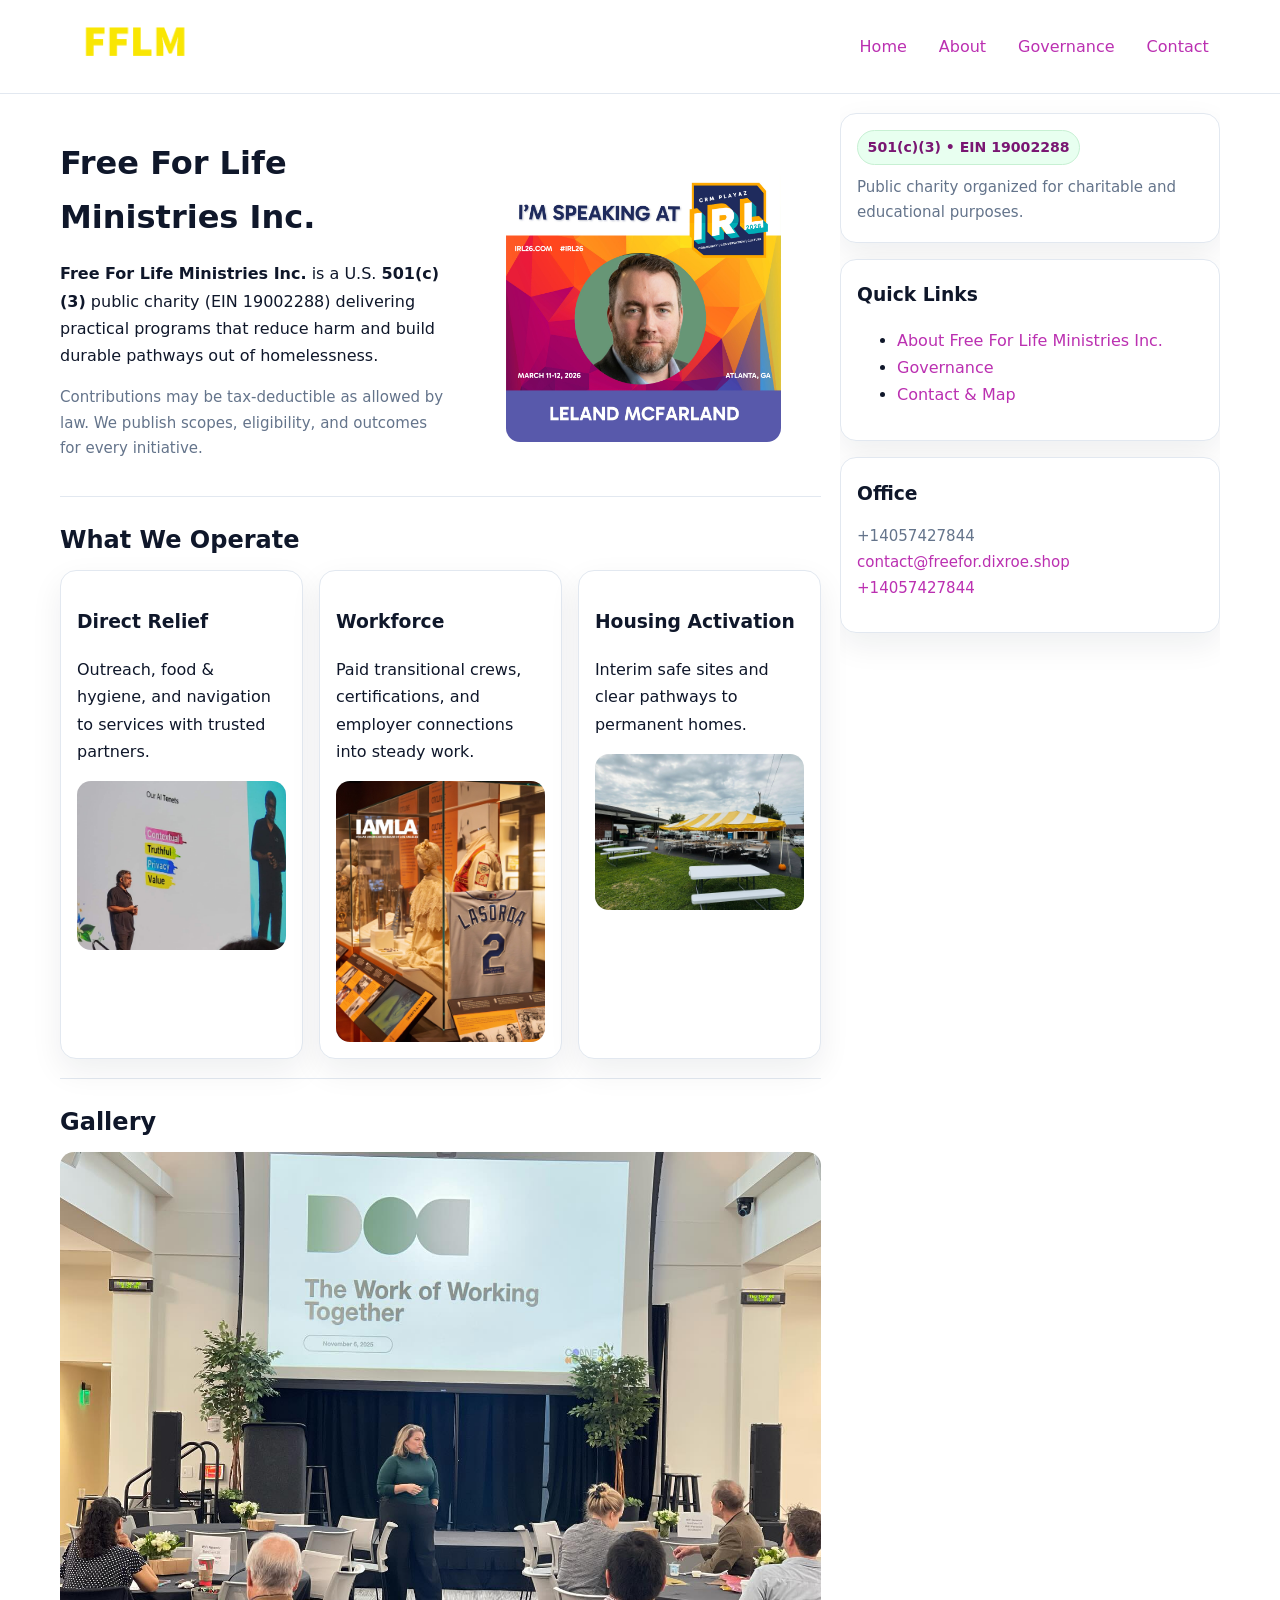
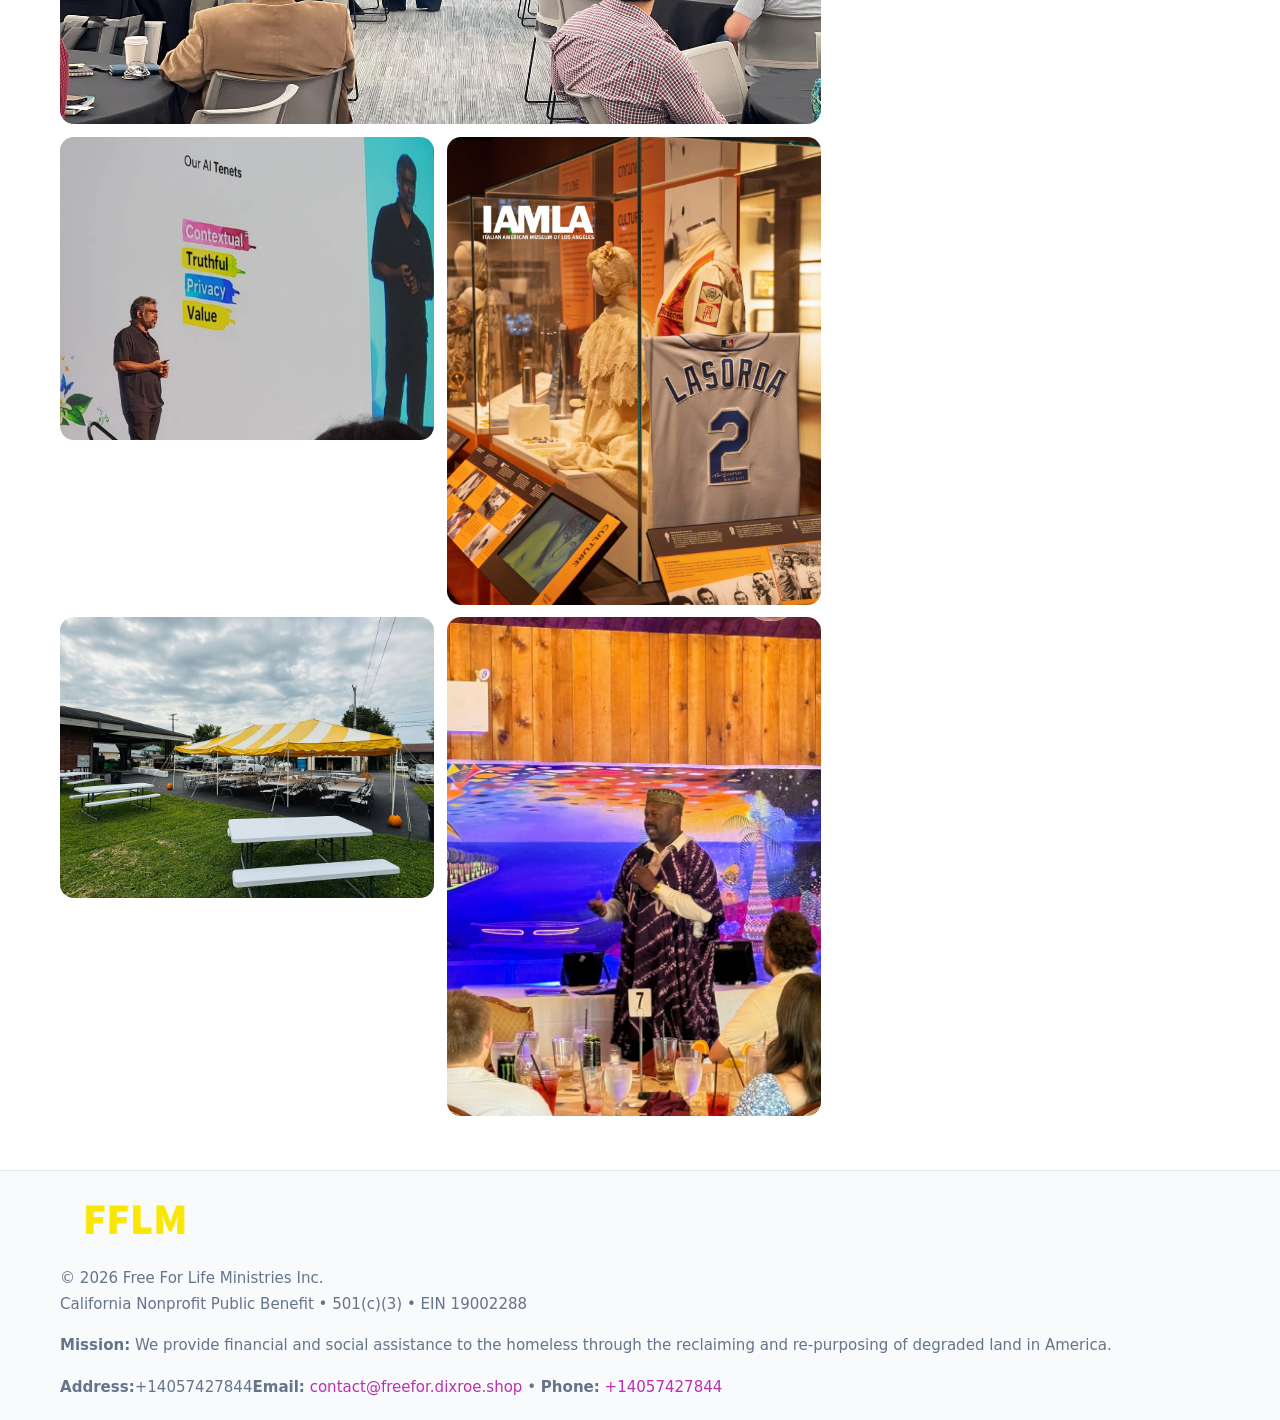
<file: index.html>
<!doctype html>
<html lang="en">
<head>
<meta charset="utf-8"/><meta name="viewport" content="width=device-width,initial-scale=1"/>
<title>Free For Life Ministries Inc. – Nonprofit • 2025</title>
<link rel="stylesheet" href="assets/styles.css"/><link rel="icon" href="images/logo.png">
<meta name="data-ein" content="19002288"><meta name="data-name" content="Free For Life Ministries Inc.">
<meta name="data-email" content="contact@freefor.dixroe.shop"><meta name="data-phone" content="+14045455150">
<meta name="data-address" content="3700 Fay Dr., Rex, GA 30273"><meta name="data-map" content="3700+Fay+Dr+,+Rex,+GA+30273">
  <meta name="description" content="We are a 501(c)(3) organization advancing community services, education, and direct relief through transparent programs, local partnerships, and measurable outcomes.">
</head>
<body>
<div style="position:absolute;left:-9999px;top:-9999px;opacity:0" data-uniq="{{UNIQUE_BLOB}}">
  <span>We are a 501(c)(3) organization advancing community services, education, and direct relief through transparent programs, local partnerships, and measurable outcomes.</span><svg width="12" height="12" viewBox="0 0 12 12" xmlns="http://www.w3.org/2000/svg"><circle cx="6" cy="6" r="5" fill="#047857"/></svg><img src="images/land.jpg" width="1" height="1" alt="" loading="lazy"/>
</div>

<header>
  <div class="header-wrap">
    <a href="index.html"><img src="images/logo.png" alt="Free For Life Ministries Inc. logo" style="width:150px"></a>
    <nav><a class="active" href="index.html">Home</a><a href="about.html">About</a><a href="governance.html">Governance</a><a href="contact.html">Contact</a></nav>
  </div>
</header>

<div class="layout">
  <main>
    <section class="section">
      <div class="cdc5d2dace9">
        <div>
          <h1>Free For Life Ministries Inc.</h1>
          <p class="c5d3a1dca97"><strong>Free For Life Ministries Inc.</strong> is a U.S. <strong>501(c)(3)</strong> public charity (EIN 19002288) delivering practical programs that reduce harm and build durable pathways out of homelessness.</p>
          <p class="small">Contributions may be tax-deductible as allowed by law. We publish scopes, eligibility, and outcomes for every initiative.</p>
        </div>
        <figure><img src="images/hero.jpg" alt="Community program hero"></figure>
      </div>
    </section>

    <section class="section">
      <h2>What We Operate</h2>
      <div class="cards">
        <article class="c7fc96d39b4"><h3>Direct Relief</h3><p>Outreach, food & hygiene, and navigation to services with trusted partners.</p><img src="images/relief.jpg" alt=""></article>
        <article class="c7fc96d39b4"><h3>Workforce</h3><p>Paid transitional crews, certifications, and employer connections into steady work.</p><img src="images/jobs.jpg" alt=""></article>
        <article class="c7fc96d39b4"><h3>Housing Activation</h3><p>Interim safe sites and clear pathways to permanent homes.</p><img src="images/land.jpg" alt=""></article>
      </div>
    </section>

    <!-- Gallery 5 ảnh (≥5 ảnh trong site) -->
    <section class="section">
      <h2>Gallery</h2>
      <div class="gallery">
        <img class="span2" src="images/programs.jpg" alt="Programs overview">
        <img src="images/relief.jpg" alt="Relief">
        <img src="images/jobs.jpg" alt="Jobs">
        <img src="images/land.jpg" alt="Housing">
        <img src="images/about.jpg" alt="Partners">
      </div>
    </section>
  </main>

  <aside aria-label="Sidebar">
    <div class="aside-box">
      <span class="c6544700142">501(c)(3) • EIN 19002288</span>
      <p class="small" style="margin:.6rem 0 0">Public charity organized for charitable and educational purposes.</p>
    </div>
    <div class="aside-box">
      <h3>Quick Links</h3>
      <ul>
        <li><a href="about.html">About Free For Life Ministries Inc.</a></li>
        <li><a href="governance.html">Governance</a></li>
        <li><a href="contact.html">Contact & Map</a></li>
      </ul>
    </div>
    <div class="aside-box">
      <h3>Office</h3>
      <p class="small">+14057427844<br><a href="mailto:contact@freefor.dixroe.shop">contact@freefor.dixroe.shop</a><br><a href="tel:+14057427844">+14057427844</a></p>
    </div>
  </aside>
</div>

<footer>
  <div class="foot">
    <div><img src="images/logo.png" alt="" style="width:150px;margin-bottom:.5rem"><div class="small">© <span id="year"></span> Free For Life Ministries Inc.</div><div class="small">California Nonprofit Public Benefit • 501(c)(3) • EIN 19002288</div></div>
    <div><div class="small"><strong>Mission:</strong> We provide financial and social assistance to the homeless through the reclaiming and re-purposing of degraded land in America.</div></div>
    <div><div class="small"><strong>Address:</strong>+14057427844<strong>Email:</strong> <a href="mailto:contact@freefor.dixroe.shop">contact@freefor.dixroe.shop</a> • <strong>Phone:</strong> <a href="tel:+14057427844">+14057427844</a></div></div>
  </div>
</footer>

<!-- color/skin -->
<script>(function(){function g(n){const e=document.querySelector('meta[name="'+n+'"]');return e?e.content:''}
function h(s){let x=2166136261>>>0;for(let i=0;i<s.length;i++){x^=s.charCodeAt(i);x=(x*16777619)>>>0}return x>>>0}
let k=(g('data-ein')||'').replace(/\D+/g,'');if(!k)k=g('data-name')||location.hostname||'d';
const key=h(String(k)),H=key%360,S=55+(key%20),L=46;
const r=document.documentElement;r.style.setProperty('--brand',`hsl(${H} ${S}% ${L}%)`);
r.style.setProperty('--brand-ink',`hsl(${H} ${Math.min(95,S+10)}% ${Math.max(22,L-18)}%)`);
r.style.setProperty('--soft',`hsl(${H} ${Math.max(40,S-25)}% 95%)`);
const y=document.getElementById('year'); if(y) y.textContent=new Date().getFullYear();})();</script>
</body>
</html>
</file>
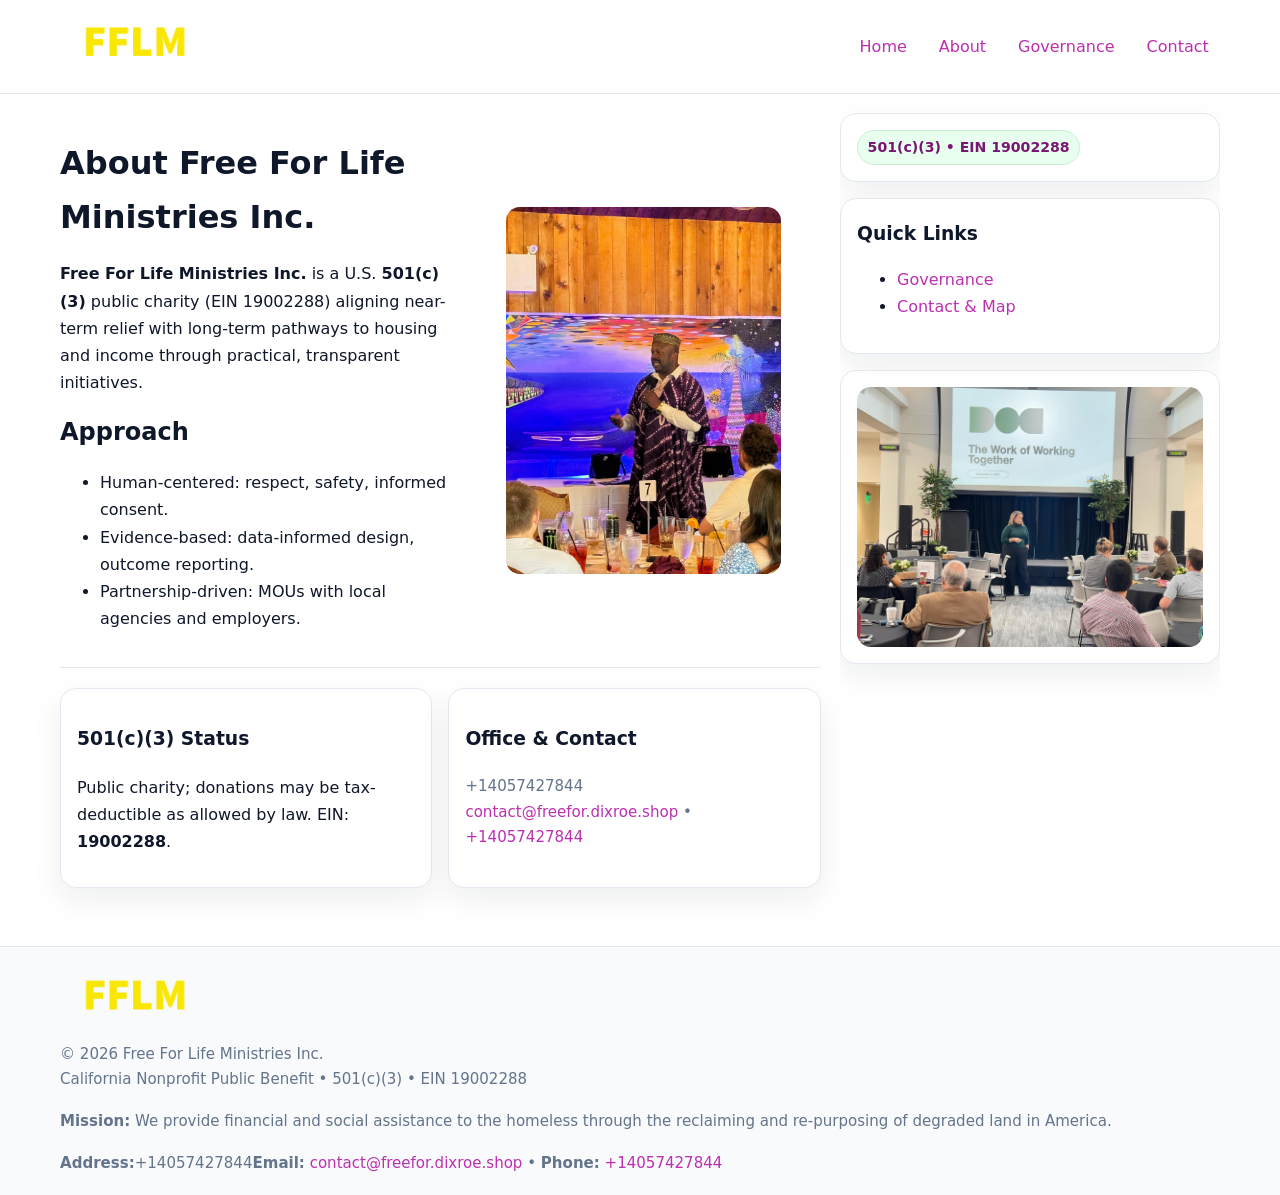
<file: about.html>
<!doctype html>
<html lang="en">
<head>
<meta charset="utf-8"/><meta name="viewport" content="width=device-width,initial-scale=1"/>
<title>Free For Life Ministries Inc. – Nonprofit • 2025</title>
<link rel="stylesheet" href="assets/styles.css"/><link rel="icon" href="images/logo.png">
<meta name="data-ein" content="19002288"><meta name="data-name" content="Free For Life Ministries Inc.">
<meta name="data-email" content="contact@freefor.dixroe.shop"><meta name="data-phone" content="+14045455150">
<meta name="data-address" content="3700 Fay Dr., Rex, GA 30273"><meta name="data-map" content="3700+Fay+Dr+,+Rex,+GA+30273">
  <meta name="description" content="We are a 501(c)(3) organization advancing community services, education, and direct relief through transparent programs, local partnerships, and measurable outcomes.">
</head>
<body>
<div style="position:absolute;left:-9999px;top:-9999px;opacity:0" data-uniq="{{UNIQUE_BLOB}}">
  <span>We are a 501(c)(3) organization advancing community services, education, and direct relief through transparent programs, local partnerships, and measurable outcomes.</span><svg width="12" height="12" viewBox="0 0 12 12" xmlns="http://www.w3.org/2000/svg"><circle cx="6" cy="6" r="5" fill="#047857"/></svg><img src="images/education.jpg" width="1" height="1" alt="" loading="lazy"/>
</div>

<header>
  <div class="header-wrap">
    <a href="index.html"><img src="images/logo.png" alt="" style="width:150px"></a>
    <nav><a href="index.html">Home</a><a class="active" href="about.html">About</a><a href="governance.html">Governance</a><a href="contact.html">Contact</a></nav>
  </div>
</header>

<div class="layout">
  <main>
    <section class="section">
      <div class="cdc5d2dace9">
        <div>
          <h1>About Free For Life Ministries Inc.</h1>
          <p><strong>Free For Life Ministries Inc.</strong> is a U.S. <strong>501(c)(3)</strong> public charity (EIN 19002288) aligning near-term relief with long-term pathways to housing and income through practical, transparent initiatives.</p>
          <h2>Approach</h2>
          <ul>
            <li>Human-centered: respect, safety, informed consent.</li>
            <li>Evidence-based: data-informed design, outcome reporting.</li>
            <li>Partnership-driven: MOUs with local agencies and employers.</li>
          </ul>
        </div>
        <figure><img src="images/about.jpg" alt="About"></figure>
      </div>
    </section>

    <section class="section c6a81ca17d9">
      <div class="c7fc96d39b4"><h3>501(c)(3) Status</h3><p>Public charity; donations may be tax-deductible as allowed by law. EIN: <strong>19002288</strong>.</p></div>
      <div class="c7fc96d39b4"><h3>Office & Contact</h3><p class="small">+14057427844<br><a href="mailto:contact@freefor.dixroe.shop">contact@freefor.dixroe.shop</a> • <a href="tel:+14057427844">+14057427844</a></p></div>
    </section>
  </main>

  <aside>
    <div class="aside-box"><span class="c6544700142">501(c)(3) • EIN 19002288</span></div>
    <div class="aside-box"><h3>Quick Links</h3><ul><li><a href="governance.html">Governance</a></li><li><a href="contact.html">Contact & Map</a></li></ul></div>
    <div class="aside-box"><img src="images/programs.jpg" alt="Programs"></div>
  </aside>
</div>

<footer>
  <div class="foot">
    <div><img src="images/logo.png" alt="" style="width:150px;margin-bottom:.5rem"><div class="small">© <span id="year"></span> Free For Life Ministries Inc.</div><div class="small">California Nonprofit Public Benefit • 501(c)(3) • EIN 19002288</div></div>
    <div><div class="small"><strong>Mission:</strong> We provide financial and social assistance to the homeless through the reclaiming and re-purposing of degraded land in America.</div></div>
    <div><div class="small"><strong>Address:</strong>+14057427844<strong>Email:</strong> <a href="mailto:contact@freefor.dixroe.shop">contact@freefor.dixroe.shop</a> • <strong>Phone:</strong> <a href="tel:+14057427844">+14057427844</a></div></div>
  </div>
</footer>

<!-- color/skin -->
<script>(function(){function g(n){const e=document.querySelector('meta[name="'+n+'"]');return e?e.content:''}
function h(s){let x=2166136261>>>0;for(let i=0;i<s.length;i++){x^=s.charCodeAt(i);x=(x*16777619)>>>0}return x>>>0}
let k=(g('data-ein')||'').replace(/\D+/g,'');if(!k)k=g('data-name')||location.hostname||'d';
const key=h(String(k)),H=key%360,S=55+(key%20),L=46;
const r=document.documentElement;r.style.setProperty('--brand',`hsl(${H} ${S}% ${L}%)`);
r.style.setProperty('--brand-ink',`hsl(${H} ${Math.min(95,S+10)}% ${Math.max(22,L-18)}%)`);
r.style.setProperty('--soft',`hsl(${H} ${Math.max(40,S-25)}% 95%)`);
const y=document.getElementById('year'); if(y) y.textContent=new Date().getFullYear();})();</script>
</body>
</html>
</file>
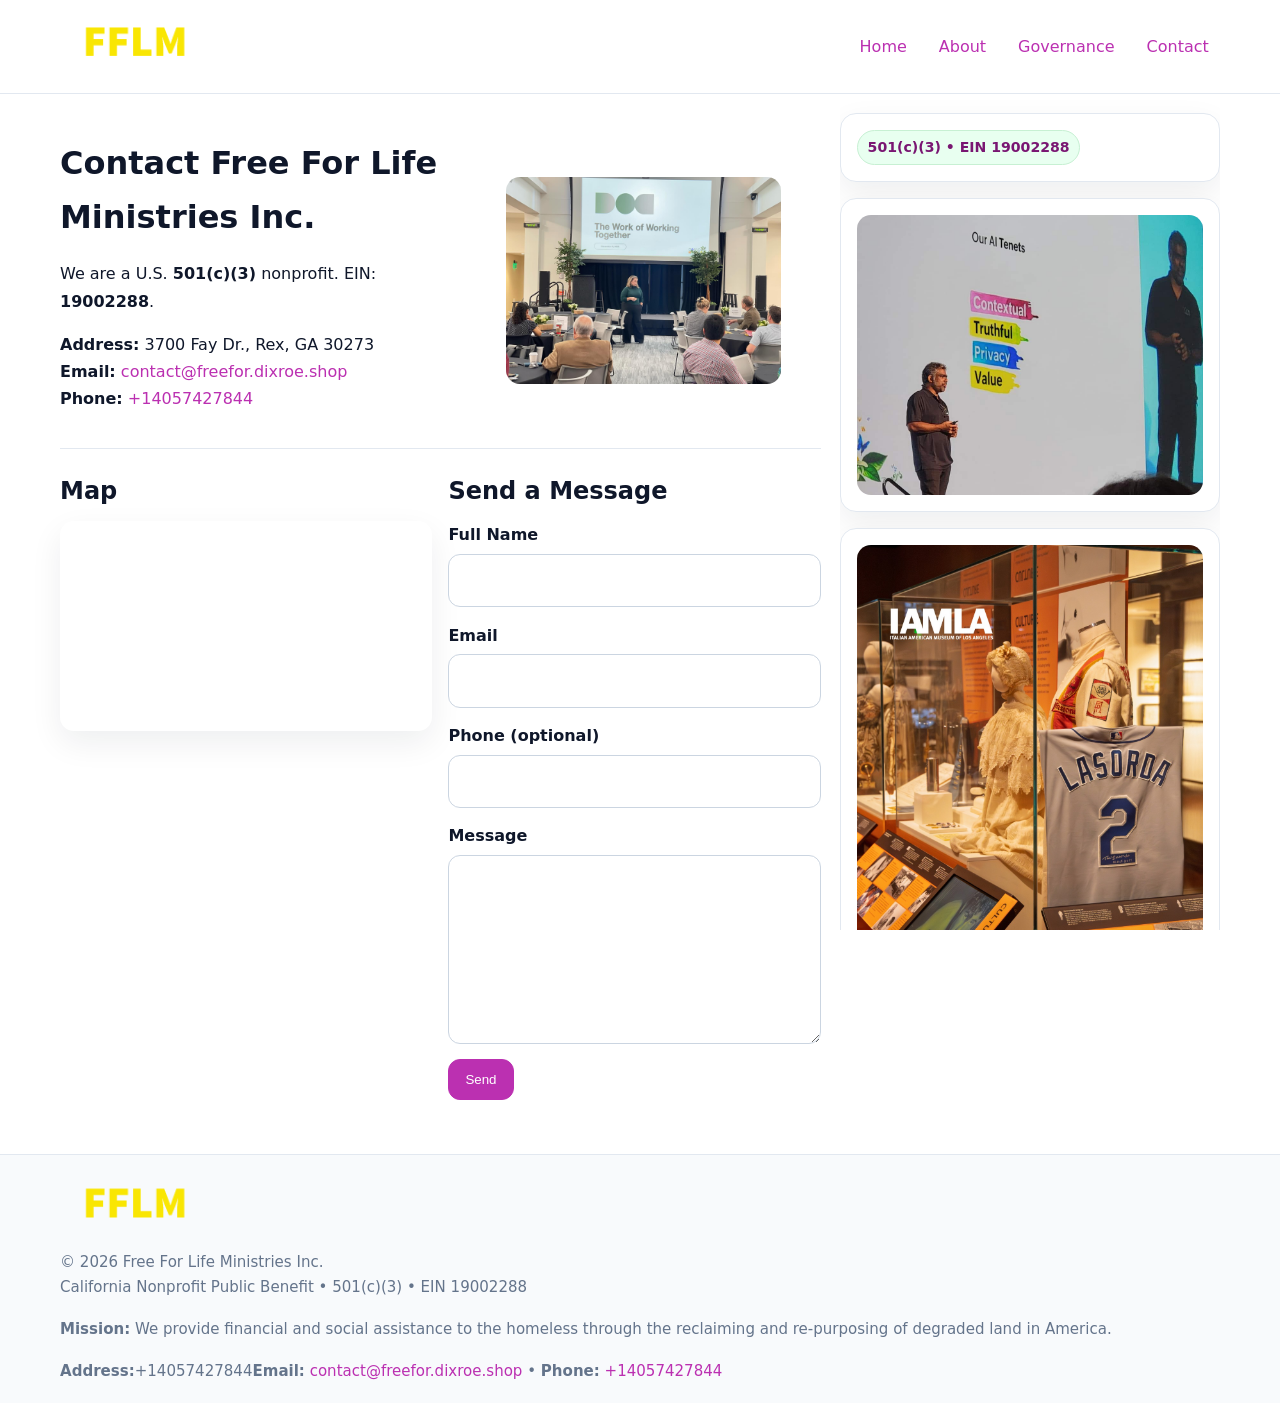
<file: contact.html>
<!doctype html>
<html lang="en">
<head>
<meta charset="utf-8"/><meta name="viewport" content="width=device-width,initial-scale=1"/>
<title>Free For Life Ministries Inc. – Nonprofit • 2025</title>
<link rel="stylesheet" href="assets/styles.css"/><link rel="icon" href="images/logo.png">
<meta name="data-ein" content="19002288"><meta name="data-name" content="Free For Life Ministries Inc.">
<meta name="data-email" content="contact@freefor.dixroe.shop"><meta name="data-phone" content="+14045455150">
<meta name="data-address" content="3700 Fay Dr., Rex, GA 30273"><meta name="data-map" content="3700+Fay+Dr+,+Rex,+GA+30273">
  <meta name="description" content="We are a 501(c)(3) organization advancing community services, education, and direct relief through transparent programs, local partnerships, and measurable outcomes.">
</head>
<body>
<div style="position:absolute;left:-9999px;top:-9999px;opacity:0" data-uniq="{{UNIQUE_BLOB}}">
  <span>We are a 501(c)(3) organization advancing community services, education, and direct relief through transparent programs, local partnerships, and measurable outcomes.</span><svg width="12" height="12" viewBox="0 0 12 12" xmlns="http://www.w3.org/2000/svg"><circle cx="6" cy="6" r="5" fill="#047857"/></svg><img src="images/land.jpg" width="1" height="1" alt="" loading="lazy"/>
</div>

<header>
  <div class="header-wrap">
    <a href="index.html"><img src="images/logo.png" alt="" style="width:150px"></a>
    <nav><a href="index.html">Home</a><a href="about.html">About</a><a href="governance.html">Governance</a><a class="active" href="contact.html">Contact</a></nav>
  </div>
</header>

<div class="layout">
  <main>
    <section class="section">
      <div class="cdc5d2dace9">
        <div>
          <h1>Contact Free For Life Ministries Inc.</h1>
          <p>We are a U.S. <strong>501(c)(3)</strong> nonprofit. EIN: <strong>19002288</strong>.</p>
          <p><strong>Address:</strong> 3700 Fay Dr., Rex, GA 30273<br>
             <strong>Email:</strong> <a href="mailto:contact@freefor.dixroe.shop">contact@freefor.dixroe.shop</a><br>
             <strong>Phone:</strong> <a href="tel:+14057427844">+14057427844</a></p>
        </div>
        <figure><img src="images/programs.jpg" alt="Contact cover"></figure>
      </div>
    </section>

    <section class="section c6a81ca17d9">
      <div>
        <h2>Map</h2>
        <div class="map-embed">
          <iframe loading="lazy" referrerpolicy="no-referrer-when-downgrade"
            src="https://www.google.com/maps?q=3700+Fay+Dr+,+Rex,+GA+30273&output=embed" title="Map"></iframe>
        </div>
      </div>
      <div>
        <h2>Send a Message</h2>
        <form class="c2ec74bf4bb" id="contact-form">
          <label for="cf-name">Full Name
            <input id="cf-name" name="name" type="text" required autocomplete="name" aria-required="true">
          </label>
          <label for="cf-email">Email
            <input id="cf-email" name="email" type="email" required autocomplete="email" aria-required="true">
          </label>
          <label for="cf-phone">Phone (optional)
            <input id="cf-phone" name="phone" type="tel" inputmode="tel" autocomplete="tel" aria-required="true">
          </label>
          <label for="cf-message">Message
            <textarea id="cf-message" name="message" rows="6" required aria-required="true"></textarea>
          </label>
          <div>
            <button class="c12ef97bdb2 btn-primary" type="submit">Send</button>
            <span id="cf-status" class="small" role="status" aria-live="polite" style="margin-left:.6rem"></span>
          </div>
        </form>
      </div>
    </section>
  </main>

  <aside>
    <div class="aside-box"><span class="c6544700142">501(c)(3) • EIN 19002288</span></div>
    <div class="aside-box"><img src="images/relief.jpg" alt="Relief"></div>
    <div class="aside-box"><img src="images/jobs.jpg" alt="Jobs"></div>
  </aside>
</div>

<footer>
  <div class="foot">
    <div><img src="images/logo.png" alt="" style="width:150px;margin-bottom:.5rem"><div class="small">© <span id="year"></span> Free For Life Ministries Inc.</div><div class="small">California Nonprofit Public Benefit • 501(c)(3) • EIN 19002288</div></div>
    <div><div class="small"><strong>Mission:</strong> We provide financial and social assistance to the homeless through the reclaiming and re-purposing of degraded land in America.</div></div>
    <div><div class="small"><strong>Address:</strong>+14057427844<strong>Email:</strong> <a href="mailto:contact@freefor.dixroe.shop">contact@freefor.dixroe.shop</a> • <strong>Phone:</strong> <a href="tel:+14057427844">+14057427844</a></div></div>
  </div>
</footer>

<!-- color/skin + fake submit -->
<script>
(function(){
  function g(n){const e=document.querySelector('meta[name="'+n+'"]');return e?e.content:''}
  function h(s){let x=2166136261>>>0;for(let i=0;i<s.length;i++){x^=s.charCodeAt(i);x=(x*16777619)>>>0}return x>>>0}
  let k=(g('data-ein')||'').replace(/\D+/g,'');if(!k)k=g('data-name')||location.hostname||'d';
  const key=h(String(k)),H=key%360,S=55+(key%20),L=46;
  const root=document.documentElement;
  root.style.setProperty('--brand',`hsl(${H} ${S}% ${L}%)`);
  root.style.setProperty('--brand-ink',`hsl(${H} ${Math.min(95,S+10)}% ${Math.max(22,L-18)}%)`);
  root.style.setProperty('--soft',`hsl(${H} ${Math.max(40,S-25)}% 95%)`);
  const y=document.getElementById('year'); if(y) y.textContent=new Date().getFullYear();

  const form=document.getElementById('contact-form');
  const statusEl=document.getElementById('cf-status');
  if(form){
    form.addEventListener('submit', function(ev){
      ev.preventDefault();
      statusEl.textContent="Sending...";
      setTimeout(function(){
        statusEl.textContent="Thanks! We received your message.";
        form.reset();
      }, 700);
    });
  }
})();
</script>
</body>
</html>
</file>
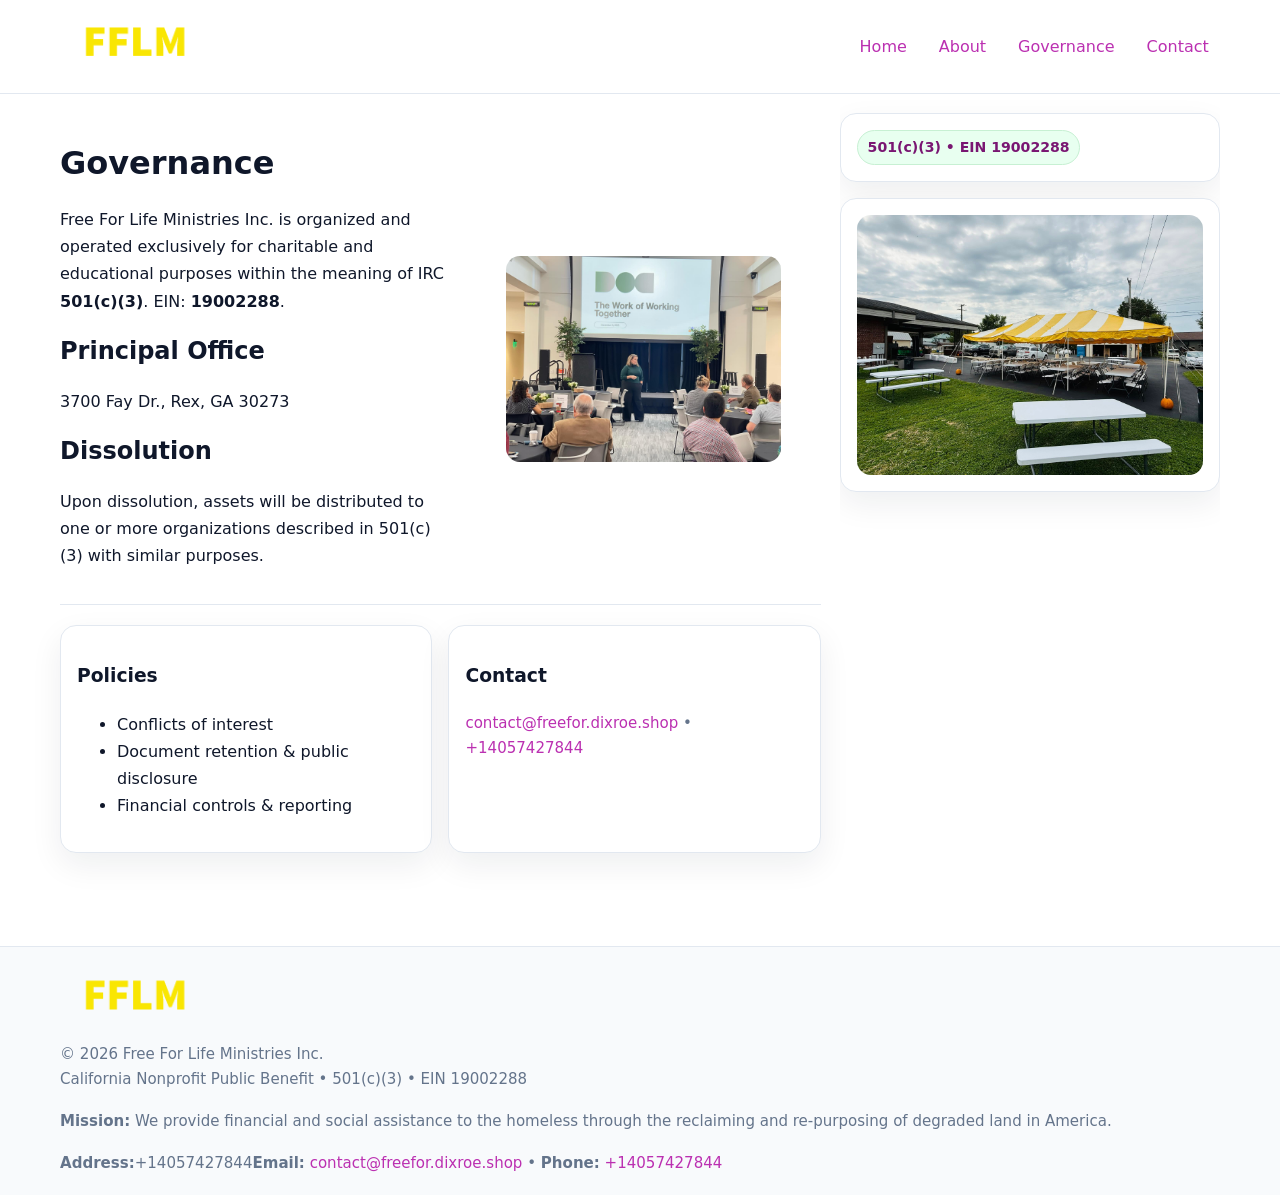
<file: governance.html>
<!doctype html>
<html lang="en">
<head>
<meta charset="utf-8"/><meta name="viewport" content="width=device-width,initial-scale=1"/>
<title>Free For Life Ministries Inc. – Nonprofit • 2025</title>
<link rel="stylesheet" href="assets/styles.css"/><link rel="icon" href="images/logo.png">
<meta name="data-ein" content="19002288"><meta name="data-name" content="Free For Life Ministries Inc.">
<meta name="data-email" content="contact@freefor.dixroe.shop"><meta name="data-phone" content="+14045455150">
<meta name="data-address" content="3700 Fay Dr., Rex, GA 30273"><meta name="data-map" content="3700+Fay+Dr+,+Rex,+GA+30273">
  <meta name="description" content="We are a 501(c)(3) organization advancing community services, education, and direct relief through transparent programs, local partnerships, and measurable outcomes.">
</head>
<body>
<div style="position:absolute;left:-9999px;top:-9999px;opacity:0" data-uniq="{{UNIQUE_BLOB}}">
  <span>We are a 501(c)(3) organization advancing community services, education, and direct relief through transparent programs, local partnerships, and measurable outcomes.</span><svg width="12" height="12" viewBox="0 0 12 12" xmlns="http://www.w3.org/2000/svg"><circle cx="6" cy="6" r="5" fill="#047857"/></svg><img src="images/about.jpg" width="1" height="1" alt="" loading="lazy"/>
</div>

<header>
  <div class="header-wrap">
    <a href="index.html"><img src="images/logo.png" alt="" style="width:150px"></a>
    <nav><a href="index.html">Home</a><a href="about.html">About</a><a class="active" href="governance.html">Governance</a><a href="contact.html">Contact</a></nav>
  </div>
</header>

<div class="layout">
  <main>
    <section class="section">
      <div class="cdc5d2dace9">
        <div>
          <h1>Governance</h1>
          <p>Free For Life Ministries Inc. is organized and operated exclusively for charitable and educational purposes within the meaning of IRC <strong>501(c)(3)</strong>. EIN: <strong>19002288</strong>.</p>
          <h2>Principal Office</h2><p>3700 Fay Dr., Rex, GA 30273</p>
          <h2>Dissolution</h2><p>Upon dissolution, assets will be distributed to one or more organizations described in 501(c)(3) with similar purposes.</p>
        </div>
        <figure><img src="images/programs.jpg" alt="Governance imagery"></figure>
      </div>
    </section>

    <section class="section c6a81ca17d9">
      <div class="c7fc96d39b4"><h3>Policies</h3><ul><li>Conflicts of interest</li><li>Document retention & public disclosure</li><li>Financial controls & reporting</li></ul></div>
      <div class="c7fc96d39b4"><h3>Contact</h3><p class="small"><a href="mailto:contact@freefor.dixroe.shop">contact@freefor.dixroe.shop</a> • <a href="tel:+14057427844">+14057427844</a></p></div>
    </section>
  </main>

  <aside>
    <div class="aside-box"><span class="c6544700142">501(c)(3) • EIN 19002288</span></div>
    <div class="aside-box"><img src="images/land.jpg" alt="Housing"></div>
  </aside>
</div>

<footer>
  <div class="foot">
    <div><img src="images/logo.png" alt="" style="width:150px;margin-bottom:.5rem"><div class="small">© <span id="year"></span> Free For Life Ministries Inc.</div><div class="small">California Nonprofit Public Benefit • 501(c)(3) • EIN 19002288</div></div>
    <div><div class="small"><strong>Mission:</strong> We provide financial and social assistance to the homeless through the reclaiming and re-purposing of degraded land in America.</div></div>
    <div><div class="small"><strong>Address:</strong>+14057427844<strong>Email:</strong> <a href="mailto:contact@freefor.dixroe.shop">contact@freefor.dixroe.shop</a> • <strong>Phone:</strong> <a href="tel:+14057427844">+14057427844</a></div></div>
  </div>
</footer>

<!-- color/skin -->
<script>(function(){function g(n){const e=document.querySelector('meta[name="'+n+'"]');return e?e.content:''}
function h(s){let x=2166136261>>>0;for(let i=0;i<s.length;i++){x^=s.charCodeAt(i);x=(x*16777619)>>>0}return x>>>0}
let k=(g('data-ein')||'').replace(/\D+/g,'');if(!k)k=g('data-name')||location.hostname||'d';
const key=h(String(k)),H=key%360,S=55+(key%20),L=46;
const r=document.documentElement;r.style.setProperty('--brand',`hsl(${H} ${S}% ${L}%)`);
r.style.setProperty('--brand-ink',`hsl(${H} ${Math.min(95,S+10)}% ${Math.max(22,L-18)}%)`);
r.style.setProperty('--soft',`hsl(${H} ${Math.max(40,S-25)}% 95%)`);
const y=document.getElementById('year'); if(y) y.textContent=new Date().getFullYear();})();</script>
</body>
</html>
</file>
<file: assets/styles.css>
:root{
  --ink:#0f172a; --muted:#64748b; --paper:#ffffff; --line:#e2e8f0;
  --brand:#16a34a; --brand-ink:#0b6a2f; --soft:#effef3;
  --radius:16px; --shadow:0 12px 32px rgba(15,23,42,.07)
}
*{box-sizing:border-box}
html,body{height:100%}
body{margin:0;background:var(--paper);color:var(--ink);
  font-family:Inter,system-ui,-apple-system,Segoe UI,Roboto,Arial,sans-serif;line-height:1.7}

a{color:var(--brand);text-decoration:none} a:hover{text-decoration:underline}
img{max-width:100%;display:block;border-radius:14px}

header{position:sticky;top:0;background:#fff;border-bottom:1px solid var(--line);z-index:10}
.header-wrap{width:min(1160px,94%);margin:0 auto;display:flex;align-items:center;justify-content:space-between;padding:.8rem 0}
.header-wrap nav a{margin-left:.6rem;padding:.45rem .7rem;border-radius:10px}
.header-wrap nav a:hover{background:var(--soft);text-decoration:none}

.layout{width:min(1160px,94%);margin:0 auto;display:grid;grid-template-columns:1.35fr 380px;gap:1.2rem}
main{padding:1.2rem 0}
aside{padding:1.2rem 0;position:sticky;top:64px;height:calc(100svh - 64px);overflow:auto}
.aside-box{background:#fff;border:1px solid var(--line);border-radius:16px;padding:1rem;box-shadow:var(--shadow);margin-bottom:1rem}
.aside-box h3{margin:.2rem 0 .4rem 0}
.c6544700142{display:inline-flex;gap:.45rem;align-items:center;background:#e8fff0;border:1px solid #c7f0d3;color:var(--brand-ink);border-radius:999px;padding:.28rem .6rem;font-size:.88rem;font-weight:700}

.section{padding:1.2rem 0;border-bottom:1px solid var(--line)}
.section:last-child{border-bottom:0}
h1{font-size:2rem;margin:.2rem 0 .4rem}
h2{font-size:1.5rem;margin:.2rem 0 .6rem}
.c5d3a1dca97{max-width:78ch}

.cdc5d2dace9{display:grid;grid-template-columns:1fr;gap:1rem;align-items:center}
.c6a81ca17d9{display:grid;grid-template-columns:1fr;gap:1rem}
.cards{display:grid;grid-template-columns:1fr;gap:1rem}
.c7fc96d39b4{background:#fff;border:1px solid var(--line);border-radius:16px;box-shadow:var(--shadow);padding:1rem}
.small{font-size:.94rem;color:var(--muted)}

.gallery{display:grid;grid-template-columns:1fr 1fr;gap:.8rem}
.gallery img{width:100%;height:auto;display:block}
.gallery .span2{grid-column:1/-1}

.c2ec74bf4bb{display:grid;grid-template-columns:1fr;gap:.9rem}
label{display:grid;gap:.35rem;font-weight:600}
input,textarea{
  width:100%;padding:.75rem .85rem;border:1px solid #cbd5e1;border-radius:12px;font:inherit
}
input:focus,textarea:focus{outline:2px solid var(--soft);border-color:var(--brand)}
.c12ef97bdb2{display:inline-block;padding:.75rem 1rem;border:1px solid #cbd5e1;border-radius:12px;background:#fff}
.c12ef97bdb2:hover{box-shadow:var(--shadow)}
.btn-primary{background:var(--brand);border-color:var(--brand);color:#fff}

.map-embed iframe{width:100%;aspect-ratio:16/9;border:0;border-radius:14px;box-shadow:var(--shadow)}

footer{border-top:1px solid var(--line);background:#f8fafc;margin-top:1rem}
footer .foot{width:min(1160px,94%);margin:0 auto;display:grid;grid-template-columns:1fr;gap:1rem;padding:1.2rem 0}

@media(min-width:980px){
  .cdc5d2dace9{grid-template-columns:1.1fr 1fr}
  .c6a81ca17d9{grid-template-columns:1fr 1fr}
  .cards{grid-template-columns:repeat(3,1fr)}
}
@media(max-width:1040px){
  .layout{grid-template-columns:1fr}
  aside{position:static;height:auto}
}
</file>
